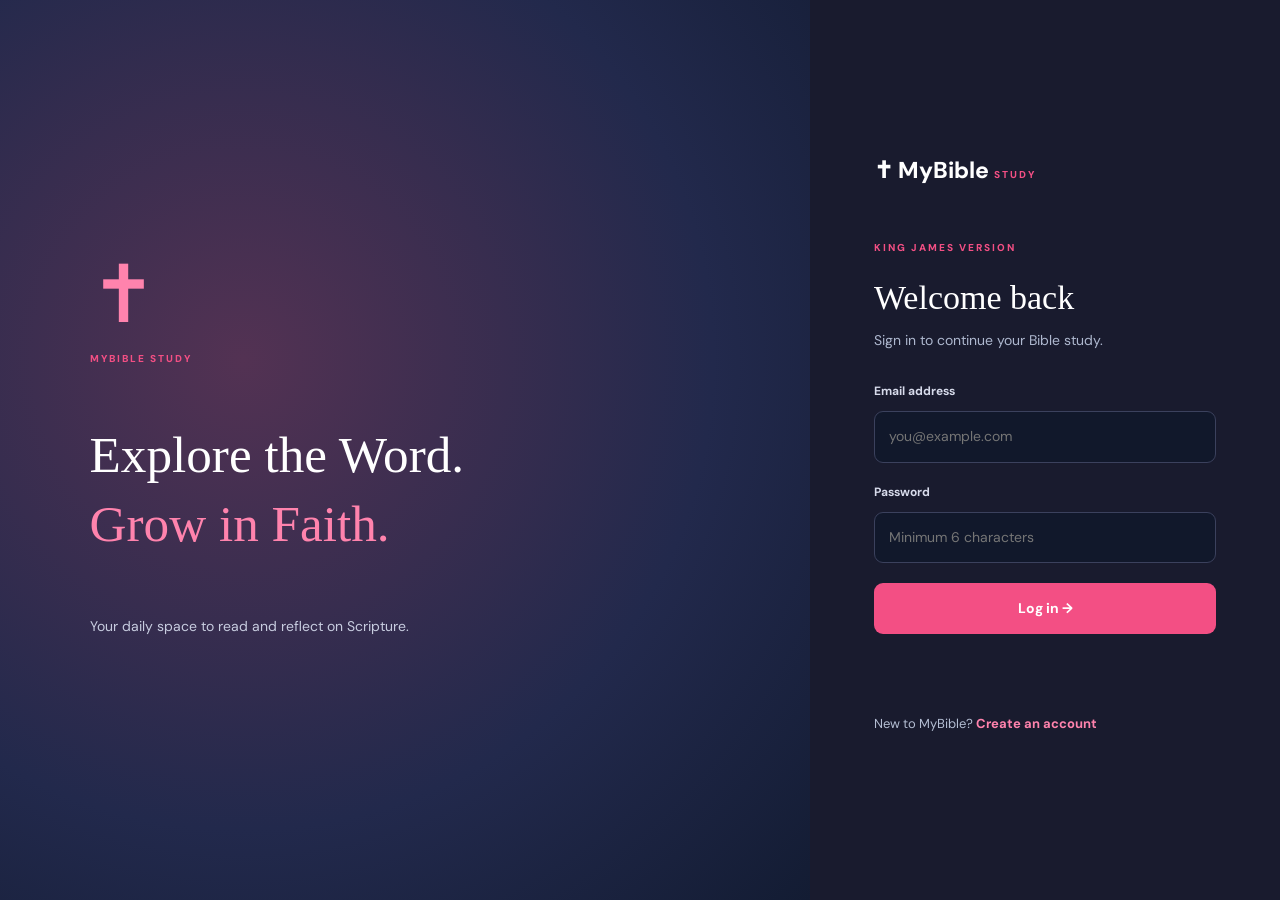
<file: login.html>
<!DOCTYPE html>
<html lang="en"><head><meta charset="UTF-8"><meta name="viewport" content="width=device-width, initial-scale=1"><title>Log in | MyBible</title><link rel="stylesheet" href="style.css"></head>
<body data-mode="login" class="auth-page"><main class="auth-shell"><section class="auth-art"><div class="auth-icon">✝</div><p class="eyebrow">MYBIBLE STUDY</p><h1>Explore the Word.<br><span>Grow in Faith.</span></h1><p>Your daily space to read and reflect on Scripture.</p></section><section class="auth-panel"><div class="auth-brand">✝ MyBible <small>STUDY</small></div><p class="eyebrow">KING JAMES VERSION</p><h2>Welcome back</h2><p class="auth-subtitle">Sign in to continue your Bible study.</p><form id="authForm"><label for="email">Email address</label><input id="email" type="email" placeholder="you@example.com" required autocomplete="email"><label for="password">Password</label><input id="password" type="password" placeholder="Minimum 6 characters" minlength="6" required autocomplete="current-password"><button class="auth-submit" type="submit">Log in →</button><p class="auth-message" id="authMessage" role="status" aria-live="polite"></p></form><p class="auth-switch">New to MyBible? <a href="register.html">Create an account</a></p></section></main><script type="module" src="auth.js"></script></body></html>
</file>
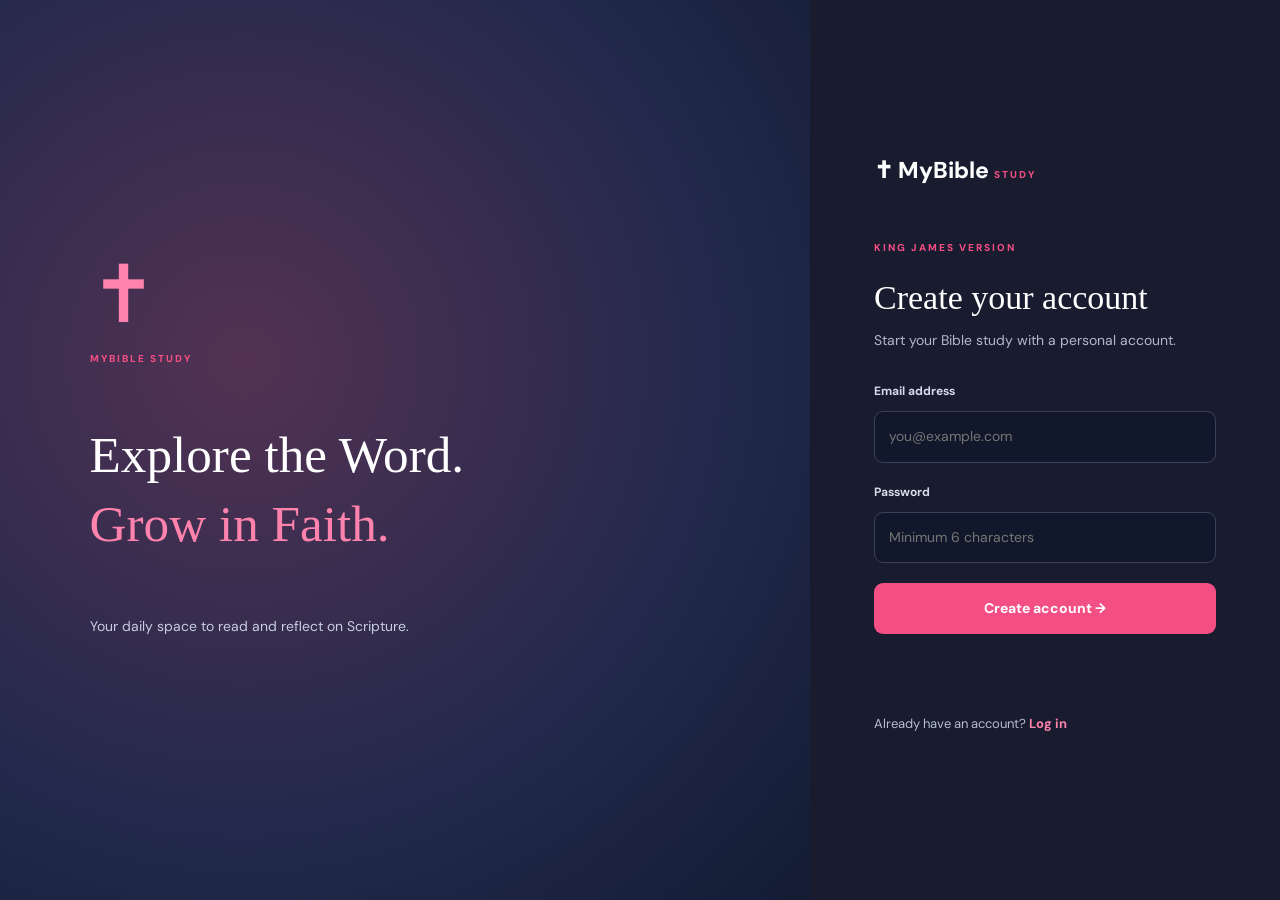
<file: register.html>
<!DOCTYPE html>
<html lang="en"><head><meta charset="UTF-8"><meta name="viewport" content="width=device-width, initial-scale=1"><title>Create account | MyBible</title><link rel="stylesheet" href="style.css"></head>
<body data-mode="register" class="auth-page"><main class="auth-shell"><section class="auth-art"><div class="auth-icon">✝</div><p class="eyebrow">MYBIBLE STUDY</p><h1>Explore the Word.<br><span>Grow in Faith.</span></h1><p>Your daily space to read and reflect on Scripture.</p></section><section class="auth-panel"><div class="auth-brand">✝ MyBible <small>STUDY</small></div><p class="eyebrow">KING JAMES VERSION</p><h2>Create your account</h2><p class="auth-subtitle">Start your Bible study with a personal account.</p><form id="authForm"><label for="email">Email address</label><input id="email" type="email" placeholder="you@example.com" required autocomplete="email"><label for="password">Password</label><input id="password" type="password" placeholder="Minimum 6 characters" minlength="6" required autocomplete="new-password"><button class="auth-submit" type="submit">Create account →</button><p class="auth-message" id="authMessage" role="status" aria-live="polite"></p></form><p class="auth-switch">Already have an account? <a href="login.html">Log in</a></p></section></main><script type="module" src="auth.js"></script></body></html>
</file>
<file: style.css>
@import url('https://fonts.googleapis.com/css2?family=DM+Sans:wght@400;500;600;700;800&family=Libre+Baskerville:wght@400;700&display=swap');

/* ====================================
   MYBIBLE - DARK STUDY INTERFACE
==================================== */

:root {
    --background: #111525;
    --sidebar: #151d35;
    --main: #1a1b2e;
    --panel: #151e36;
    --card: #24253e;
    --card-hover: #30283f;

    --pink: #f34f84;
    --pink-light: #ff83ad;

    --white: #f7f5fc;
    --text: #dfe3ef;
    --muted: #9aa5bc;
    --border: #303650;

    --reading-font: 17px;

    --font-main: 'DM Sans', Arial, sans-serif;
    --font-heading: 'Libre Baskerville', Georgia, serif;
}

/* GLOBAL */

* {
    box-sizing: border-box;
}

html {
    scroll-behavior: smooth;
}

body {
    margin: 0;
    background: var(--background);
    color: var(--text);
    font: 14px/1.65 var(--font-main);
}

a {
    color: inherit;
    text-decoration: none;
}

button,
input,
select {
    font: inherit;
}

button {
    cursor: pointer;
}

a,
button {
    transition: 0.2s ease;
}

[hidden] {
    display: none !important;
}

:focus-visible {
    outline: 2px solid var(--pink);
    outline-offset: 3px;
}

/* TOP NAVIGATION */

.topbar {
    min-height: 72px;
    background: #121a30;
    border-bottom: 1px solid var(--border);

    display: flex;
    justify-content: space-between;
    align-items: center;
    gap: 25px;

    padding: 13px 30px;
}

.logo {
    display: flex;
    align-items: center;
    gap: 11px;

    color: white;
    font-size: 20px;
    font-weight: 800;
    white-space: nowrap;
}

.logo-icon {
    width: 35px;
    height: 35px;

    display: grid;
    place-items: center;

    border-radius: 9px;
    background: var(--pink);
    color: white;
    font-size: 23px;
}

.logo small {
    font-size: 9px;
    letter-spacing: 2px;
    color: var(--pink);
    margin-left: 4px;
}

.topnav {
    display: flex;
    align-items: center;
    gap: 27px;
}

.topnav a {
    font-size: 12px;
    font-weight: 700;
    color: #a6aec5;
    white-space: nowrap;
}

.topnav a:hover,
.topnav a.active {
    color: var(--pink);
}

.version-badge {
    padding: 8px 13px;
    border-radius: 8px;
    background: #242b46;
    border: 1px solid var(--border);

    color: #e2dce9;
    font-size: 10px;
    font-weight: 800;
    letter-spacing: 1px;
    white-space: nowrap;
}

/* MAIN LAYOUT */

.app-layout {
    display: grid;
    grid-template-columns: 245px minmax(0, 1fr) 285px;

    max-width: 1800px;
    margin: 0 auto;
    min-height: calc(100vh - 72px);
}

/* LEFT SIDEBAR */

.sidebar {
    background: var(--sidebar);
    border-right: 1px solid var(--border);

    padding: 28px 16px;

    display: flex;
    flex-direction: column;
}

.sidebar-title {
    padding: 0 11px;
    margin-bottom: 16px;

    color: #94a0b9;
    font-size: 10px;
    font-weight: 800;
    letter-spacing: 1.6px;
}

.sidebar-menu {
    display: flex;
    flex-direction: column;
    gap: 5px;
}

.menu-item {
    display: flex;
    align-items: center;
    gap: 13px;

    border-radius: 9px;
    padding: 12px 13px;

    color: #c0c8d9;
    font-size: 13px;
    font-weight: 600;
}

.menu-item span {
    min-width: 22px;
    font-size: 20px;
}

.menu-item:hover,
.menu-item.active {
    background: #402840;
    color: var(--pink-light);
}

.sidebar-divider {
    height: 1px;
    background: var(--border);
    margin: 25px 0;
}

/* QUICK READING FORM */

.quick-form {
    display: flex;
    flex-direction: column;
    gap: 10px;

    padding: 0 9px;
}

.quick-form label {
    font-size: 11px;
    font-weight: 700;
    color: #bfc8dc;
}

.quick-form select,
.quick-form input {
    width: 100%;
    min-height: 44px;

    background: #10182c;
    color: white;
    border: 1px solid var(--border);
    border-radius: 8px;

    padding: 10px 12px;
}

.quick-form select option {
    background: #172039;
    color: white;
}

.sidebar-button {
    border: none;
    border-radius: 8px;
    margin-top: 8px;
    padding: 13px;

    background: var(--pink);
    color: white;
    font-size: 12px;
    font-weight: 800;
}

.sidebar-button:hover {
    background: var(--pink-light);
}

.sidebar-footer {
    margin-top: auto;
    padding: 35px 12px 10px;

    font-size: 10px;
    color: #a1abc4;
    letter-spacing: 1.5px;
}

.sidebar-footer p {
    color: var(--pink);
    font-size: 12px;
    letter-spacing: normal;
}

/* MAIN CENTER */

.main-content {
    min-width: 0;
    background: var(--main);
    padding: 32px clamp(20px, 3vw, 48px) 75px;
}

.page {
    animation: fadeIn 0.2s ease;
}

@keyframes fadeIn {
    from {
        opacity: 0;
        transform: translateY(5px);
    }

    to {
        opacity: 1;
        transform: translateY(0);
    }
}

.eyebrow {
    color: var(--pink);
    font-size: 10px;
    font-weight: 800;
    letter-spacing: 2px;
}

/* HOMEPAGE HERO */

.welcome-section {
    min-height: 325px;
    padding: 42px 37px;

    background: linear-gradient(
        120deg,
        #273354,
        #302747 58%,
        #442b53
    );

    border: 1px solid #46405e;
    border-radius: 18px;

    display: flex;
    align-items: center;
    justify-content: space-between;
    gap: 20px;

    position: relative;
    overflow: hidden;
}

.welcome-text {
    position: relative;
    z-index: 1;
    max-width: 490px;
}

.welcome-section h1 {
    font: normal clamp(29px, 3.2vw, 43px)/1.4
        var(--font-heading);

    margin: 15px 0;
    color: white;
}

.welcome-section h1 span {
    color: #ff92b5;
}

.welcome-section p {
    max-width: 450px;
    color: #c9cadc;
    line-height: 1.85;
    margin-bottom: 27px;
}

.hero-actions {
    display: flex;
    flex-wrap: wrap;
    gap: 12px;
}

.primary-button,
.outline-button {
    display: inline-flex;
    justify-content: center;
    align-items: center;

    min-height: 43px;
    padding: 11px 17px;
    border-radius: 8px;

    font-size: 12px;
    font-weight: 800;
}

.primary-button {
    background: var(--pink);
    color: white;
}

.primary-button:hover {
    background: var(--pink-light);
}

.outline-button {
    background: #ffffff0a;
    border: 1px solid #978aaa;
    color: white;
}

.outline-button:hover {
    background: #ffffff20;
}

/* HERO DECORATION */

.hero-art {
    min-width: 170px;
    display: grid;
    place-items: center;
}

.art-circle {
    position: relative;
    display: grid;
    place-items: center;

    width: 180px;
    height: 180px;
    border-radius: 50%;

    background: radial-gradient(
        circle,
        #f34f8435,
        #f34f8408 70%
    );

    border: 1px solid #f34f8430;
}

.art-circle > span {
    font: 110px Georgia, serif;
    color: #ff8eb2;
    text-shadow: 0 0 45px #f34f8480;
}

.art-book {
    position: absolute;
    right: -7px;
    bottom: 2px;
    font-size: 38px;
}

/* FEATURED SCRIPTURE */

.featured-verse {
    margin-top: 23px;
    padding: 28px 34px;

    background: #22243d;
    border: 1px solid #343952;
    border-radius: 16px;
}

.featured-header {
    display: flex;
    justify-content: space-between;
    gap: 12px;
}

.featured-label {
    color: #919ab3;
    font-size: 9px;
    letter-spacing: 1px;
}

.quote-mark {
    color: var(--pink);
    font: 75px Georgia, serif;
    height: 59px;
    line-height: 1;
    margin-top: 17px;
}

.featured-verse blockquote {
    margin: 0;
    color: #f5edf5;

    font: normal clamp(16px, 1.5vw, 20px)/1.9
        var(--font-heading);
}

.verse-reference {
    display: inline-block;
    margin-top: 18px;

    color: var(--pink);
    font-size: 11px;
    font-weight: 800;
    letter-spacing: 1px;
}

/* HOMEPAGE FEATURE CARDS */

.home-section-title {
    margin: 47px 0 23px;
}

.home-section-title h2,
.section-heading h2 {
    color: white;
    font: normal 27px var(--font-heading);
    margin: 10px 0;
}

.feature-grid {
    display: grid;
    grid-template-columns: repeat(3, minmax(0, 1fr));
    gap: 14px;
}

.feature-card {
    display: flex;
    flex-direction: column;
    align-items: flex-start;

    min-height: 210px;
    padding: 22px;

    border-radius: 13px;
    border: 1px solid #353a54;
    background: var(--card);
}

.feature-card:hover {
    background: var(--card-hover);
    border-color: var(--pink);
    transform: translateY(-2px);
}

.feature-icon {
    color: var(--pink);
    font-size: 31px;
}

.feature-card h3 {
    font: normal 17px var(--font-heading);
    margin: 12px 0;
    color: white;
}

.feature-card p {
    margin: 0;
    color: var(--muted);
    font-size: 12px;
    line-height: 1.8;
}

.feature-link {
    margin-top: auto;
    padding-top: 16px;
    color: var(--pink);
    font-size: 12px;
    font-weight: 800;
}

/* SECONDARY PAGE HEADINGS */

.page-heading {
    padding: 25px 0 29px;
}

.page-heading h1 {
    margin: 12px 0;
    color: white;

    font: normal clamp(30px, 4vw, 48px)/1.3
        var(--font-heading);
}

.page-heading p {
    margin: 0;
    color: var(--muted);
}

.back-link {
    display: block;
    color: #c6a0c2;
    font-size: 12px;
    font-weight: 700;
    margin-bottom: 24px;
}

.back-link:hover {
    color: var(--pink);
}

/* BOOK SEARCH */

.search-box {
    display: flex;
    align-items: center;
    gap: 13px;

    background: #11192e;
    border: 1px solid var(--border);
    border-radius: 10px;

    padding: 0 15px;
    margin-bottom: 30px;
}

.search-box span {
    color: var(--muted);
    font-size: 26px;
}

.search-box input {
    width: 100%;
    min-height: 51px;
    background: transparent;
    color: white;

    border: none;
    outline: none;
}

.search-box input::placeholder {
    color: #7f8aa4;
}

.section-heading {
    display: flex;
    justify-content: space-between;
    align-items: center;
    gap: 12px;
    margin-bottom: 22px;
}

.section-heading > span {
    color: var(--pink);
    font-size: 12px;
}

/* BIBLE BOOK GRID */

.book-grid {
    display: grid;
    grid-template-columns: repeat(
        auto-fill,
        minmax(155px, 1fr)
    );
    gap: 14px;
}

.book-card {
    display: flex;
    flex-direction: column;

    min-height: 160px;
    padding: 18px;

    position: relative;

    background: var(--card);
    border: 1px solid #363a52;
    border-radius: 13px;
}

.book-card:hover {
    background: var(--card-hover);
    border-color: var(--pink);
    transform: translateY(-3px);
}

.book-card-top {
    display: flex;
    justify-content: space-between;
    align-items: center;
}

.book-number {
    color: #9aa5bc;
    font-size: 11px;
    font-weight: 800;
}

.book-arrow {
    color: var(--pink);
    font-size: 18px;
}

.book-icon {
    margin: 10px 0;
    color: var(--pink);
    font-size: 25px;
}

.book-card h3 {
    color: white;
    font: normal 17px var(--font-heading);
    overflow-wrap: anywhere;
    margin: 0;
}

.book-testament {
    margin-top: auto;
    padding-top: 16px;

    color: #9ca5bc;
    font-size: 9px;
    font-weight: 800;
    letter-spacing: 1px;
}

/* CHAPTER PAGE */

.chapter-summary {
    display: flex;
    justify-content: space-between;
    align-items: center;
    gap: 20px;

    padding: 27px;
    margin-bottom: 27px;

    background: linear-gradient(120deg, #293354, #342846);
    border: 1px solid #42405b;
    border-radius: 15px;
}

.chapter-summary h2 {
    margin: 8px 0 0;
    color: white;
    font: normal 25px var(--font-heading);
}

.chapter-count {
    padding: 9px 14px;
    border-radius: 25px;

    color: #ff9fbe;
    background: #412b49;
    border: 1px solid #654260;

    font-size: 12px;
    font-weight: 800;
    white-space: nowrap;
}

.chapter-grid {
    display: grid;
    grid-template-columns: repeat(
        auto-fill,
        minmax(125px, 1fr)
    );
    gap: 13px;
}

.chapter-card {
    min-height: 140px;
    padding: 18px;

    display: flex;
    flex-direction: column;
    align-items: flex-start;
    justify-content: space-between;

    background: var(--card);
    border: 1px solid #363a53;
    border-radius: 12px;
}

.chapter-card:hover {
    background: #352840;
    border-color: var(--pink);
    transform: translateY(-3px);
}

.chapter-label {
    color: #a5acc1;
    font-size: 10px;
    letter-spacing: 1.4px;
    font-weight: 800;
}

.chapter-card strong {
    color: white;
    font: normal 42px Georgia, serif;
}

.chapter-open {
    color: var(--pink);
    font-size: 12px;
    font-weight: 800;
}

/* VERSE READER */

.reader-heading {
    text-align: center;
    padding: 25px 0 27px;
    margin-bottom: 26px;
    border-bottom: 1px solid #353850;
}

.reader-heading h1 {
    font: normal clamp(34px, 4vw, 49px)
        var(--font-heading);
    color: white;
    margin: 12px 0 5px;
}

.reader-heading p {
    color: #b2b8ce;
    font-size: 18px;
    margin: 0 0 20px;
}

.reader-navigation {
    display: flex;
    justify-content: center;
    flex-wrap: wrap;
    gap: 9px;
}

.reader-navigation a {
    padding: 9px 16px;

    background: #292d4a;
    border: 1px solid #414560;
    border-radius: 20px;

    color: #e0e4f3;
    font-size: 12px;
    font-weight: 700;
}

.reader-navigation a:hover {
    border-color: var(--pink);
    background: #422b47;
}

.reader-hint {
    color: #909db5;
    text-align: center;
    font-size: 12px;
    margin-bottom: 27px;
}

/* BIBLE VERSES */

.verse-list {
    display: flex;
    flex-direction: column;
    gap: 7px;
}

.scripture-verse {
    width: 100%;
    display: grid;
    grid-template-columns: 27px minmax(0, 1fr);
    gap: 15px;
    align-items: start;

    padding: 15px 17px;
    text-align: left;

    color: #e9e7f1;
    background: transparent;

    border: none;
    border-left: 3px solid transparent;
    border-radius: 8px;
}

.scripture-verse:hover {
    background: #292840;
}

.scripture-verse.selected {
    background: #3b273f;
    border-left-color: var(--pink);
}

.scripture-number {
    color: var(--pink);
    font-size: 12px;
    font-weight: 800;
    line-height: 2.4;
    text-align: right;
}

.scripture-text {
    color: #eeeaf3;
    font: normal var(--reading-font)/1.95
        Georgia, 'Times New Roman', serif;

    white-space: pre-wrap;
    overflow-wrap: anywhere;
}

.reader-bottom {
    display: flex;
    flex-wrap: wrap;
    justify-content: space-between;
    gap: 12px;

    margin-top: 35px;
    padding-top: 25px;
    border-top: 1px solid var(--border);
}

.reader-bottom a {
    padding: 12px 16px;
    border-radius: 8px;

    background: #282b46;
    border: 1px solid #414560;

    color: #e1e3ee;
    font-size: 12px;
    font-weight: 700;
}

.reader-bottom a:hover {
    border-color: var(--pink);
}

/* RIGHT PANEL */

.right-panel {
    background: var(--panel);
    border-left: 1px solid var(--border);
    padding: 26px 18px;
}

.panel-heading {
    display: flex;
    justify-content: space-between;
    align-items: center;

    border-bottom: 1px solid var(--border);
    padding-bottom: 19px;

    font-size: 11px;
    font-weight: 800;
    letter-spacing: 1px;
}

.panel-dot {
    width: 8px;
    height: 8px;
    border-radius: 50%;

    background: var(--pink);
    box-shadow: 0 0 12px var(--pink);
}

/* SELECTED VERSE CARD */

.daily-card {
    margin-top: 23px;
    padding: 23px 19px;

    background: linear-gradient(145deg, #194268, #222c58);
    border: 1px solid #3a5272;
    border-radius: 13px;
}

.daily-card h3 {
    color: white;
    font: normal 20px/1.5 var(--font-heading);
    margin: 13px 0;
}

.daily-card p {
    color: #d5def1;
    font-size: 13px;
    line-height: 1.85;
    overflow-wrap: anywhere;
}

.right-section {
    margin-top: 31px;
}

.right-section h4 {
    color: #a4acc5;
    font-size: 10px;
    font-weight: 800;
    letter-spacing: 1.5px;
    margin-bottom: 17px;
}

/* READING TOOLS */

.tool-button {
    width: 100%;
    display: block;

    text-align: left;
    padding: 12px 14px;
    margin-bottom: 10px;

    background: #253754;
    color: #e4eafa;
    border: 1px solid #354864;
    border-radius: 9px;

    font-size: 12px;
    font-weight: 600;
}

.tool-button:hover:not(:disabled) {
    background: #344d75;
    border-color: var(--pink);
}

.tool-button:disabled {
    opacity: 0.45;
    cursor: not-allowed;
}

/* QUICK LINKS */

.quick-link {
    display: flex;
    align-items: center;
    gap: 12px;

    padding: 13px 3px;
    border-bottom: 1px solid var(--border);
}

.quick-link > span:first-child {
    width: 35px;
    height: 35px;
    display: grid;
    place-items: center;

    background: #2a3150;
    color: var(--pink);
    border-radius: 8px;
    font-size: 18px;
}

.quick-link div {
    flex: 1;
    min-width: 0;
}

.quick-link strong {
    display: block;
    color: white;
    font-size: 12px;
}

.quick-link small {
    color: var(--muted);
    font-size: 10px;
}

.quick-arrow {
    color: var(--pink);
    font-size: 20px;
}

.quick-link:hover strong {
    color: var(--pink);
}

.about-text {
    color: var(--muted);
    font-size: 12px;
    line-height: 1.9;
}

/* LOADING & ERROR MESSAGES */

.status-message {
    padding: 17px 20px;
    margin: 20px 0;

    border-radius: 10px;
    border: 1px solid #374a6c;

    background: #213350;
    color: #dfe8fb;

    font-size: 13px;
}

.status-message.error {
    background: #49263c;
    border-color: #ad5070;
    color: #ffcfde;
}

/* TABLET */

@media (max-width: 1150px) {

    .app-layout {
        grid-template-columns: 210px minmax(0, 1fr);
    }

    .right-panel {
        grid-column: 2;
        border-left: 0;
        border-top: 1px solid var(--border);
    }

    .topnav {
        gap: 15px;
    }

    .hero-art {
        min-width: 115px;
    }

    .art-circle {
        width: 120px;
        height: 120px;
    }

    .art-circle > span {
        font-size: 75px;
    }
}

/* MOBILE */

@media (max-width: 700px) {

    .topbar {
        flex-wrap: wrap;
        padding: 14px 16px;
        gap: 12px;
    }

    .logo {
        font-size: 18px;
    }

    .topnav {
        order: 3;
        width: 100%;
        justify-content: space-between;
        gap: 8px;
        overflow-x: auto;
        padding: 7px 0;
    }

    .topnav a {
        font-size: 11px;
    }

    .version-badge {
        font-size: 9px;
    }

    .app-layout {
        display: block;
    }

    .sidebar {
        padding: 15px;
        border-bottom: 1px solid var(--border);
    }

    .sidebar-menu {
        flex-direction: row;
        overflow-x: auto;
    }

    .menu-item {
        flex-shrink: 0;
        white-space: nowrap;
        padding: 10px;
    }

    .sidebar-divider,
    .quick-form,
    .sidebar-footer {
        display: none;
    }

    .main-content {
        padding: 20px 15px 45px;
    }

    .welcome-section {
        min-height: 0;
        padding: 29px 22px;
    }

    .welcome-section h1 {
        font-size: 29px;
    }

    .hero-art {
        display: none;
    }

    .featured-verse {
        padding: 24px 21px;
    }

    .featured-label {
        display: none;
    }

    .feature-grid {
        grid-template-columns: 1fr;
    }

    .feature-card {
        min-height: 170px;
    }

    .book-grid {
        grid-template-columns: repeat(2, minmax(0, 1fr));
        gap: 10px;
    }

    .book-card {
        padding: 15px;
        min-height: 145px;
    }

    .book-card h3 {
        font-size: 15px;
    }

    .chapter-grid {
        grid-template-columns: repeat(3, minmax(0, 1fr));
        gap: 10px;
    }

    .chapter-card {
        padding: 13px;
        min-height: 120px;
    }

    .chapter-card strong {
        font-size: 34px;
    }

    .chapter-summary {
        flex-wrap: wrap;
        padding: 20px;
    }

    .reader-heading h1 {
        font-size: 33px;
    }

    .scripture-verse {
        grid-template-columns: 23px minmax(0, 1fr);
        gap: 10px;
        padding: 12px 9px;
    }

    .scripture-text {
        line-height: 1.85;
    }

    .right-panel {
        padding: 22px;
    }
}

@media (max-width: 380px) {

    .chapter-grid {
        grid-template-columns: repeat(2, minmax(0, 1fr));
    }
}

/* Login, registration and account controls */
.account-actions{display:flex;align-items:center;gap:12px}.account-email{font-size:12px;color:#c8d2ea;max-width:180px;overflow:hidden;text-overflow:ellipsis}.logout-button{border:1px solid #6d4865;border-radius:9px;background:#3e2746;color:#ffc6d9;padding:8px 13px;font-size:12px;cursor:pointer}.auth-page{min-height:100vh;background:#111525}.auth-shell{min-height:100vh;display:grid;grid-template-columns:minmax(0,1fr) minmax(350px,470px)}.auth-art{background:radial-gradient(circle at 30% 40%,#533253,#22294c 60%,#131c33);padding:clamp(35px,7vw,100px);display:flex;flex-direction:column;justify-content:center}.auth-icon{font:80px Georgia,serif;color:#ff83ad}.auth-art h1{font:normal clamp(32px,4vw,55px)/1.35 Georgia,serif;color:white}.auth-art h1 span{color:#ff83ad}.auth-art p:last-child{color:#c8cde0;max-width:420px}.auth-panel{padding:45px clamp(24px,5vw,65px);background:#191b2e;display:flex;flex-direction:column;justify-content:center}.auth-brand{font-size:23px;font-weight:800;color:white;margin-bottom:40px}.auth-brand small{color:#f34f84;font-size:10px;letter-spacing:2px}.auth-panel h2{font:normal 34px Georgia,serif;color:white;margin:12px 0}.auth-subtitle{color:#aeb8cf;margin:0 0 30px}.auth-panel form{display:flex;flex-direction:column;gap:10px}.auth-panel label{color:#d7dbeb;font-size:12px;font-weight:700}.auth-panel input{background:#11182b;color:#fff;border:1px solid #3b415d;border-radius:9px;padding:13px 14px;margin-bottom:10px;width:100%}.auth-submit{background:#f34f84;color:white;border:0;border-radius:9px;padding:14px;font-weight:700;cursor:pointer}.auth-submit:disabled{opacity:.6}.auth-message{min-height:30px;color:#aee5c4;font-size:13px}.auth-message.error{color:#ffc5d3}.auth-switch{color:#b4bed3;font-size:13px}.auth-switch a{color:#ff83ad;font-weight:700}@media(max-width:790px){.auth-shell{grid-template-columns:1fr}.auth-art{min-height:220px;padding:32px}.auth-art h1{font-size:29px}.auth-icon{font-size:43px}.auth-panel{min-height:60vh}.account-email{display:none}}
</file>
